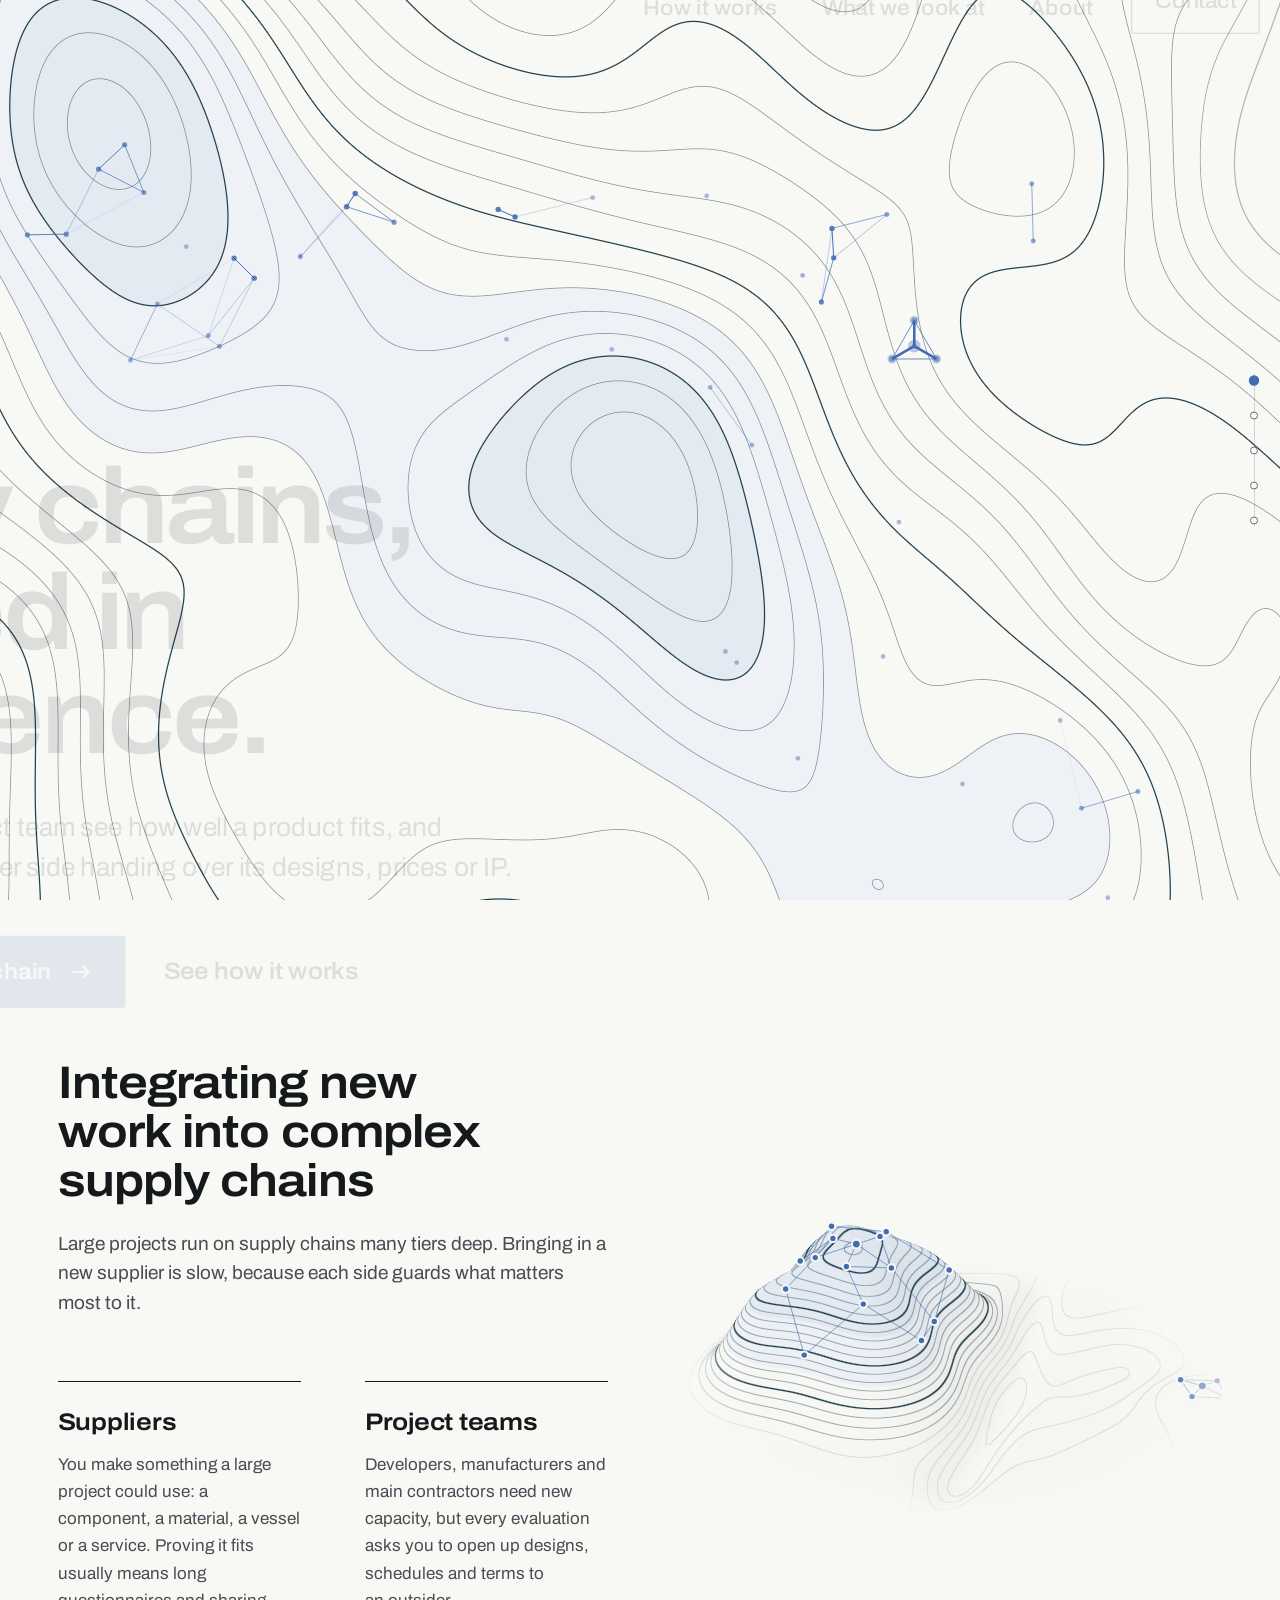
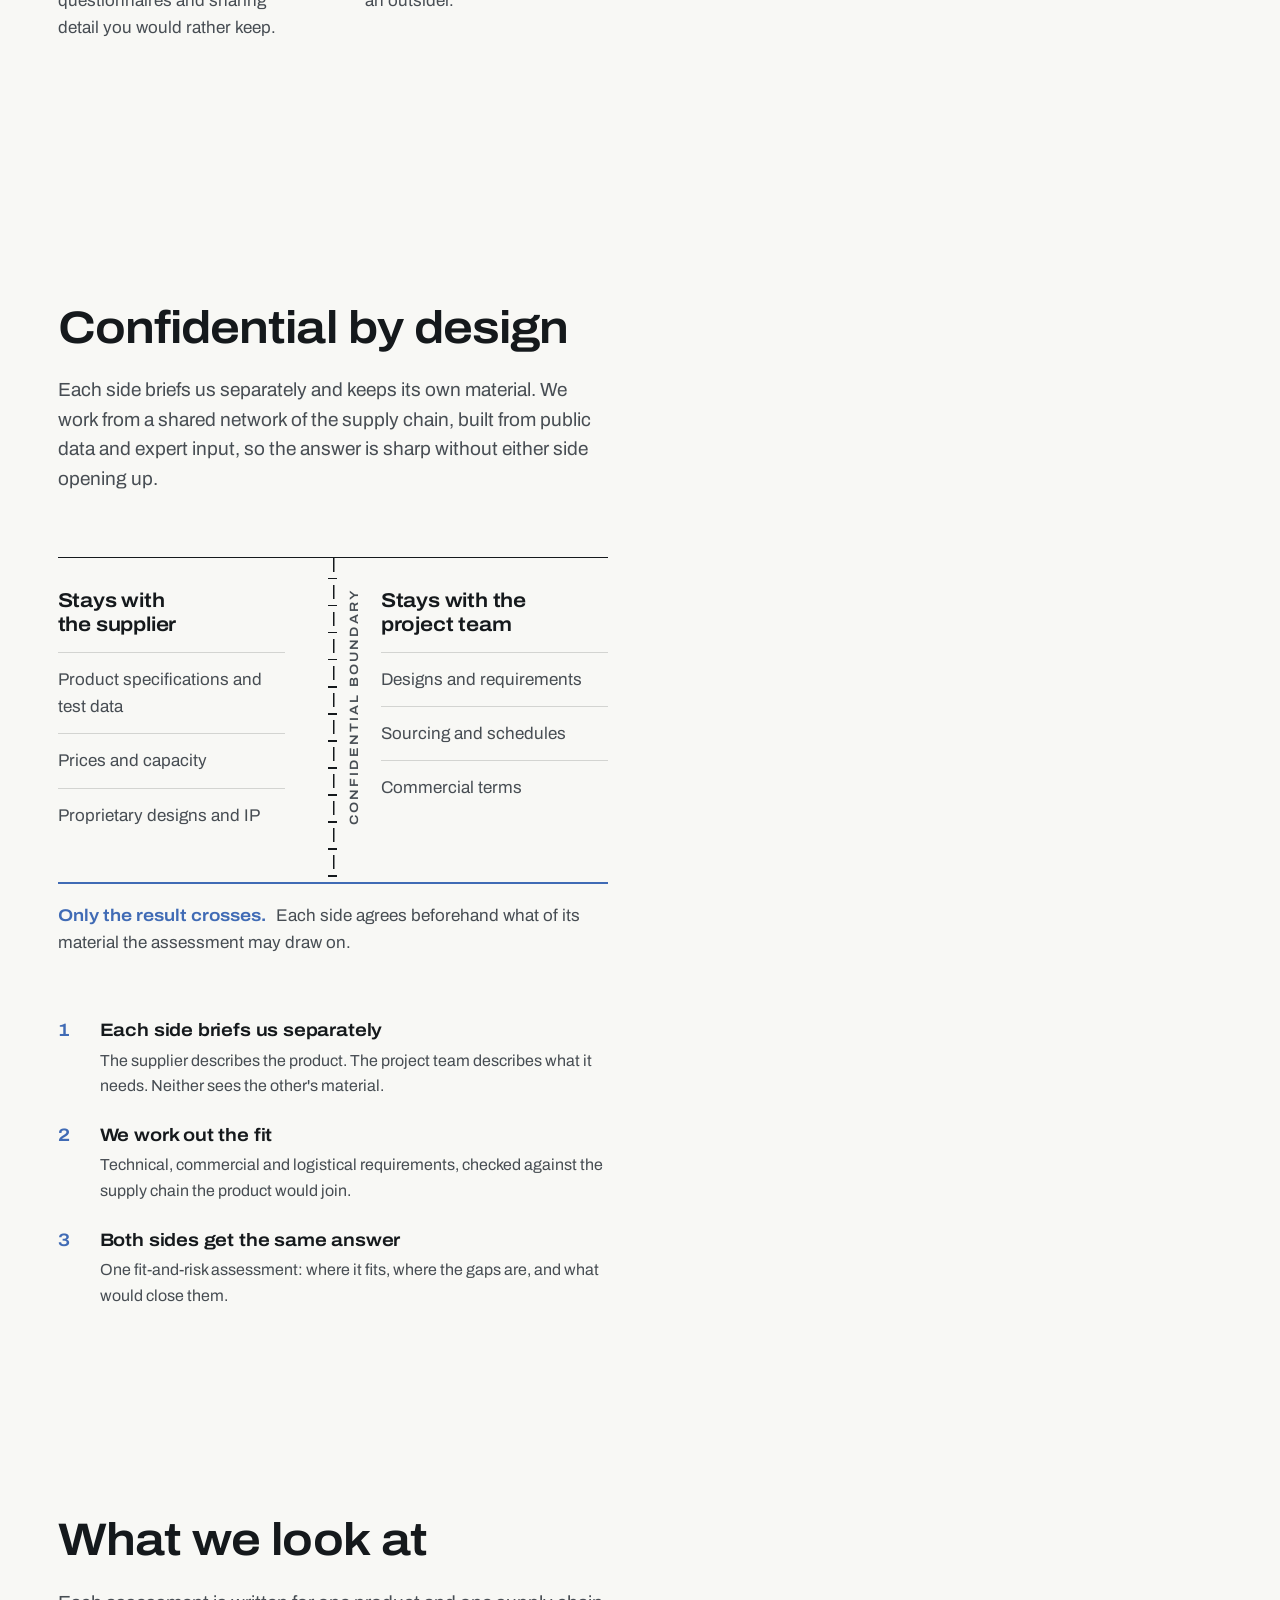
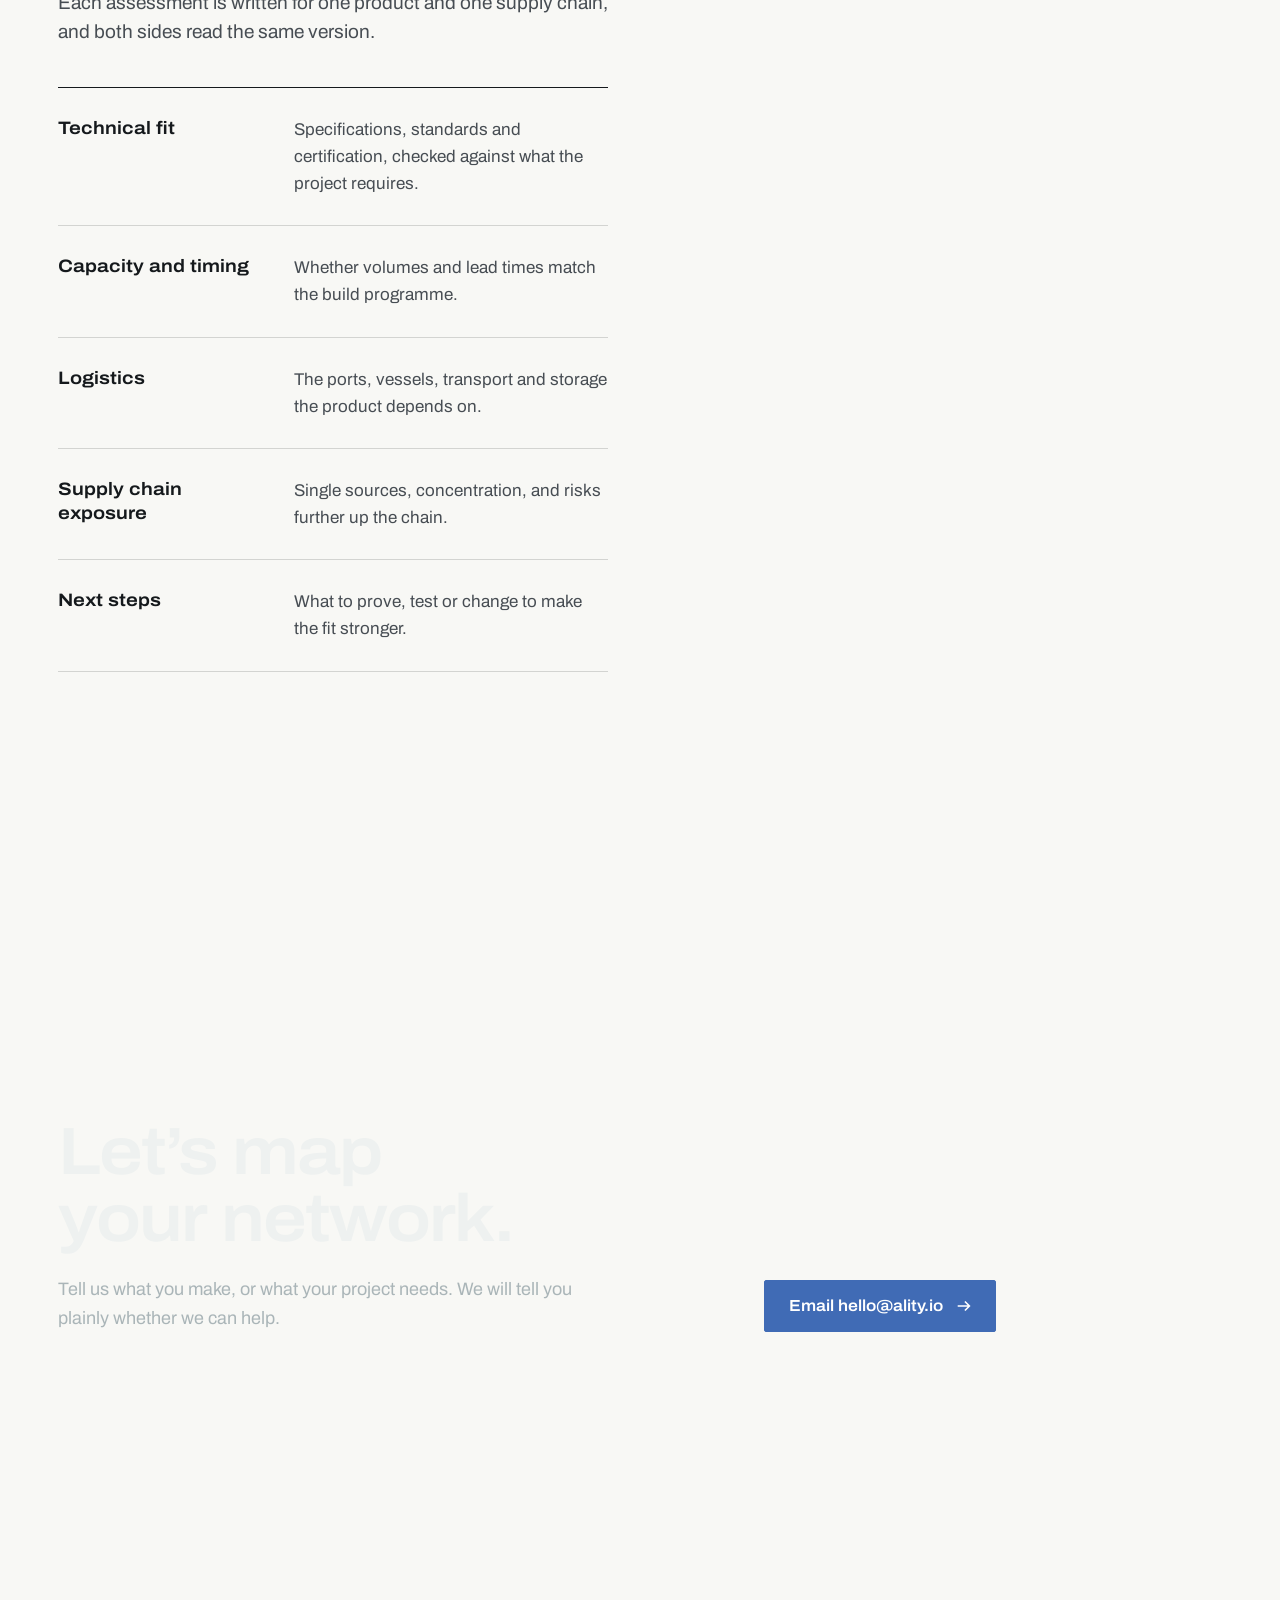
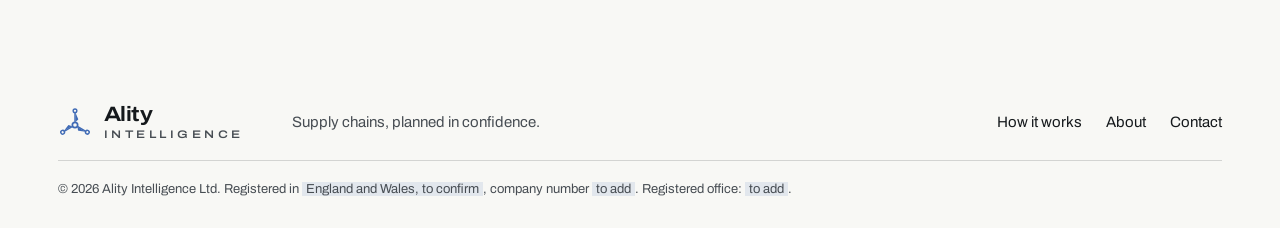
<file: index.html>
<!DOCTYPE html>
<html lang="en-GB">
<head>
<meta charset="utf-8">
<meta name="viewport" content="width=device-width, initial-scale=1, viewport-fit=cover">
<title>Ality Intelligence · Supply chains, planned in confidence</title>
<meta name="description" content="Ality Intelligence helps suppliers and project teams plan complex energy and infrastructure supply chains together, without either side giving away its designs, prices or IP.">
<meta name="theme-color" content="#f8f8f5">
<meta property="og:type" content="website">
<meta property="og:title" content="Ality Intelligence · Supply chains, planned in confidence">
<meta property="og:description" content="Confidential supply chain planning for energy and infrastructure: where a new supplier fits, and where the risks lie, without either side opening up.">
<!-- TODO: make og:image absolute and add og:url once the domain is live. -->
<meta property="og:image" content="assets/share.jpg">
<meta name="twitter:card" content="summary_large_image">
<link rel="icon" href="assets/favicon.svg" type="image/svg+xml">
<link rel="icon" href="assets/favicon-32.png" sizes="32x32" type="image/png">
<link rel="apple-touch-icon" href="assets/apple-touch-icon.png">
<link rel="preload" href="assets/fonts/archivo-latin-var.woff2" as="font" type="font/woff2" crossorigin>
<link rel="stylesheet" href="css/site.css">
<script>
(function () {
  var d = document.documentElement; d.classList.add("js");
  // the intro plays once a visit, never when motion is reduced, and can never hide the page for long
  if (window.matchMedia && matchMedia("(prefers-reduced-motion: reduce)").matches) return;
  try { if (sessionStorage.getItem("ality-intro")) return; } catch (e) {}
  d.classList.add("intro");
  setTimeout(function () { d.classList.remove("intro"); }, 6000);
})();
</script>
</head>
<body class="page-home">
<svg width="0" height="0" style="position:absolute" aria-hidden="true">
  <defs>
    <g id="blade">
      <rect x="9.5" y="-2.1" width="27.5" height="4.2"/>
      <path d="M9.5 1.5 L14.6 8.1 Q15.6 9.9 17.6 9.4 L36.5 1.5 Z"/>
      <circle cx="42" cy="0" r="5.4" fill="none" stroke="currentColor" stroke-width="4.2"/>
    </g>
    <symbol id="mark" viewBox="0 0 100 100">
      <g class="rotor" fill="currentColor">
        <g transform="translate(50 59)">
          <use href="#blade" transform="rotate(-90)"/>
          <use href="#blade" transform="rotate(30)"/>
          <use href="#blade" transform="rotate(150)"/>
          <circle r="7.8" fill="none" stroke="currentColor" stroke-width="5"/>
        </g>
      </g>
    </symbol>
    <symbol id="arrow" viewBox="0 0 20 20"><path d="M3 10h13M11 5l5 5-5 5" fill="none" stroke="currentColor" stroke-width="1.8"/></symbol>
  </defs>
</svg>
<a class="skip" href="#main">Skip to content</a>

<!-- one seabed behind the whole page; it changes with each chapter -->
<div class="sea" aria-hidden="true"><canvas class="field"></canvas><canvas class="overlay"></canvas></div>
<svg class="intro-mark" aria-hidden="true" viewBox="0 0 100 100"><use href="#mark"/></svg>

<nav class="rail" aria-label="Chapters">
  <ol>
    <li><a href="#hero"><span>Intro</span></a></li>
    <li><a href="#help"><span>The problem</span></a></li>
    <li><a href="#how"><span>Confidential by design</span></a></li>
    <li><a href="#covers"><span>What we look at</span></a></li>
    <li><a href="#contact"><span>Contact</span></a></li>
  </ol>
</nav>

<header class="hero" id="hero" data-chapter="intro">
  <nav class="nav" aria-label="Main" data-calm>
    <a class="brand" href="./" aria-label="Ality Intelligence, home">
      <svg aria-hidden="true"><use href="#mark"/></svg>
      <span class="wordmark"><b>Ality</b><span>Intelligence</span></span>
    </a>
    <button class="menu-btn" type="button" aria-expanded="false" aria-controls="menu">Menu<i aria-hidden="true"></i></button>
    <ul id="menu">
      <li><a href="#how">How it works</a></li>
      <li><a href="#covers">What we look at</a></li>
      <li><a href="about.html">About</a></li>
      <li class="keep"><a class="nav-cta" href="#contact">Contact</a></li>
    </ul>
  </nav>

  <div class="hero-copy">
    <div class="wrap">
      <div class="inner" data-enter data-calm>
        <h1>Supply chains, planned in confidence.</h1>
        <p class="lede">We help a supplier and a project team see how well a product fits, and where the risks lie, without either side handing over its designs, prices or IP.</p>
        <div class="actions">
          <a class="btn" href="mailto:hello@ality.io?subject=Supply%20chain">Talk to us about your supply chain<svg aria-hidden="true"><use href="#arrow"/></svg></a>
          <a class="link" href="#how">See how it works</a>
        </div>
      </div>
    </div>
  </div>
</header>

<main id="main">
 <div class="story">

  <section class="sec" id="help" aria-labelledby="help-h" data-chapter="problem">
    <div class="wrap">
      <div class="sec-head" data-calm>
        <h2 id="help-h" data-words>Integrating new work into complex supply chains</h2>
        <p class="lede">Large projects run on supply chains many tiers deep. Bringing in a new supplier is slow, because each side guards what matters most to it.</p>
      </div>
      <div class="pair" data-calm>
        <div class="side" data-reveal>
          <h3>Suppliers</h3>
          <p>You make something a large project could use: a component, a material, a vessel or a service. Proving it fits usually means long questionnaires and sharing detail you would rather keep.</p>
        </div>
        <div class="side" data-reveal>
          <h3>Project teams</h3>
          <p>Developers, manufacturers and main contractors need new capacity, but every evaluation asks you to open up designs, schedules and terms to an outsider.</p>
        </div>
      </div>
    </div>
  </section>

  <!-- one seabed relief, pinned beside the chapters; it changes shape with each one.
       On phones it first appears here, after the problem, then stays along the foot of the screen -->
  <div class="stage" aria-hidden="true"><canvas class="relief"></canvas><canvas class="net"></canvas></div>

  <section class="sec" id="how" aria-labelledby="how-h" data-chapter="confidential">
    <div class="wrap">
      <div class="sec-head" data-calm>
        <h2 id="how-h" data-words>Confidential by design</h2>
        <p class="lede">Each side briefs us separately and keeps its own material. We work from a shared network of the supply chain, built from public data and expert input, so the answer is sharp without either side opening up.</p>
      </div>
      <div class="boundary" data-calm>
        <div class="keep">
          <h3>Stays with the supplier</h3>
          <ul>
            <li>Product specifications and test data</li>
            <li>Prices and capacity</li>
            <li>Proprietary designs and IP</li>
          </ul>
        </div>
        <div class="limit" aria-hidden="true"><span>Confidential boundary</span></div>
        <div class="keep">
          <h3>Stays with the project team</h3>
          <ul>
            <li>Designs and requirements</li>
            <li>Sourcing and schedules</li>
            <li>Commercial terms</li>
          </ul>
        </div>
        <p class="crosses"><strong>Only the result crosses.</strong> Each side agrees beforehand what of its material the assessment may draw on.</p>
      </div>
      <ol class="steps" data-calm>
        <li data-reveal><h3>Each side briefs us separately</h3><p>The supplier describes the product. The project team describes what it needs. Neither sees the other's material.</p></li>
        <li data-reveal><h3>We work out the fit</h3><p>Technical, commercial and logistical requirements, checked against the supply chain the product would join.</p></li>
        <li data-reveal><h3>Both sides get the same answer</h3><p>One fit-and-risk assessment: where it fits, where the gaps are, and what would close them.</p></li>
      </ol>
    </div>
  </section>

  <section class="sec" id="covers" aria-labelledby="covers-h" data-chapter="assess">
    <div class="wrap covers">
      <div class="intro" data-calm>
        <h2 id="covers-h" data-words>What we look at</h2>
        <p class="lede">Each assessment is written for one product and one supply chain, and both sides read the same version.</p>
      </div>
      <dl data-calm>
        <div data-reveal><dt>Technical fit</dt><dd>Specifications, standards and certification, checked against what the project requires.</dd></div>
        <div data-reveal><dt>Capacity and timing</dt><dd>Whether volumes and lead times match the build programme.</dd></div>
        <div data-reveal><dt>Logistics</dt><dd>The ports, vessels, transport and storage the product depends on.</dd></div>
        <div data-reveal><dt>Supply chain exposure</dt><dd>Single sources, concentration, and risks further up the chain.</dd></div>
        <div data-reveal><dt>Next steps</dt><dd>What to prove, test or change to make the fit stronger.</dd></div>
      </dl>
    </div>
  </section>
 </div>
</main>

<footer id="contact" data-chapter="contact">
  <div class="close-band night">
  <div class="wrap close" data-calm>
    <div>
      <h2 data-words>Let’s map your network.</h2>
      <p>Tell us what you make, or what your project needs. We will tell you plainly whether we can help.</p>
    </div>
    <div class="contact">
      <a class="btn" href="mailto:hello@ality.io?subject=Supply%20chain">Email hello@ality.io<svg aria-hidden="true"><use href="#arrow"/></svg></a>
    </div>
  </div>
  </div>
  <div class="foot">
    <div class="wrap">
      <a class="brand" href="./" aria-label="Ality Intelligence, home">
        <svg aria-hidden="true"><use href="#mark"/></svg>
        <span class="wordmark"><b>Ality</b><span>Intelligence</span></span>
      </a>
      <span>Supply chains, planned in confidence.</span>
      <nav aria-label="Footer">
        <a href="./#how">How it works</a>
        <a href="about.html">About</a>
        <a href="mailto:hello@ality.io">Contact</a>
      </nav>
      <!-- TODO before launch: confirm the legal suffix, and fill in the company number and registered office (UK companies must show both on their website). -->
      <p class="legal">© <span data-year>2026</span> Ality Intelligence Ltd. Registered in <mark>England and Wales, to confirm</mark>, company number <mark>to add</mark>. Registered office: <mark>to add</mark>.</p>
    </div>
  </div>
</footer>

<script src="js/field.js"></script>
<script src="js/stage.js"></script>
<script src="js/site.js"></script>
</body>
</html>
</file>
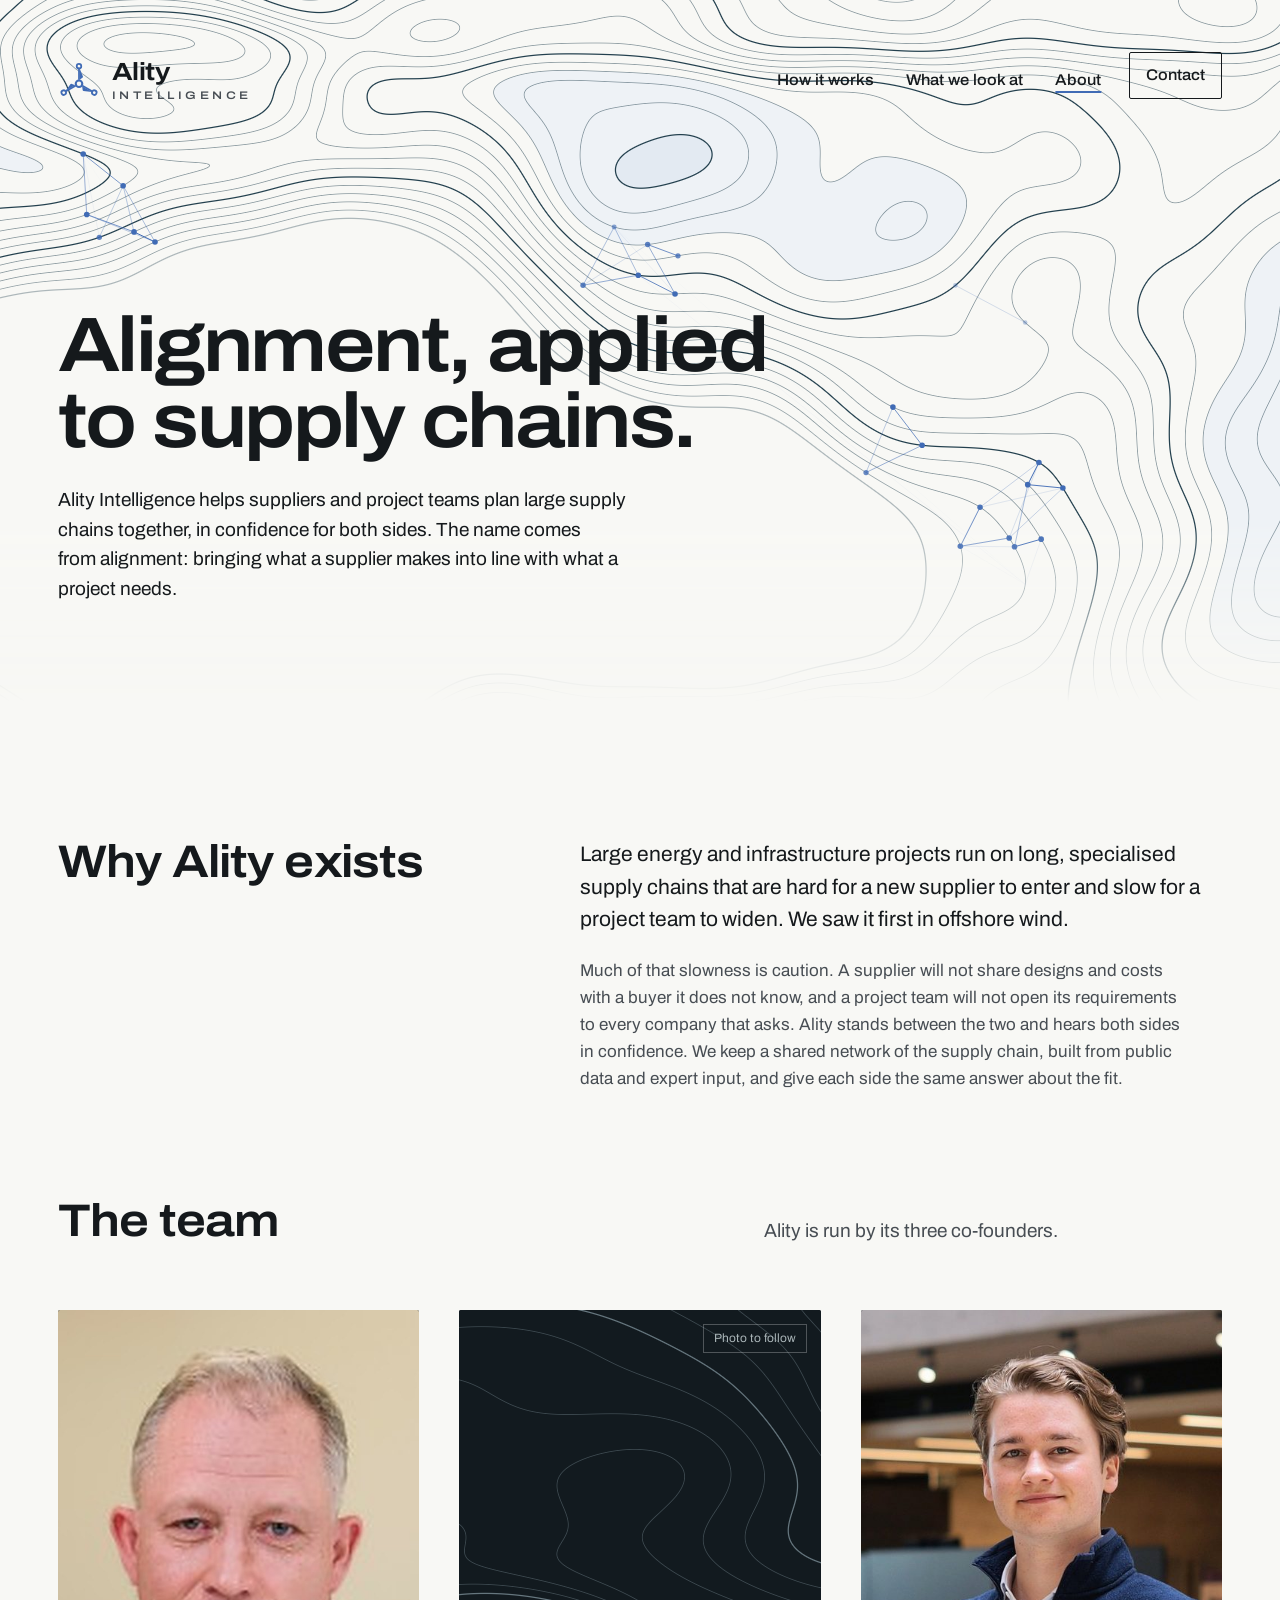
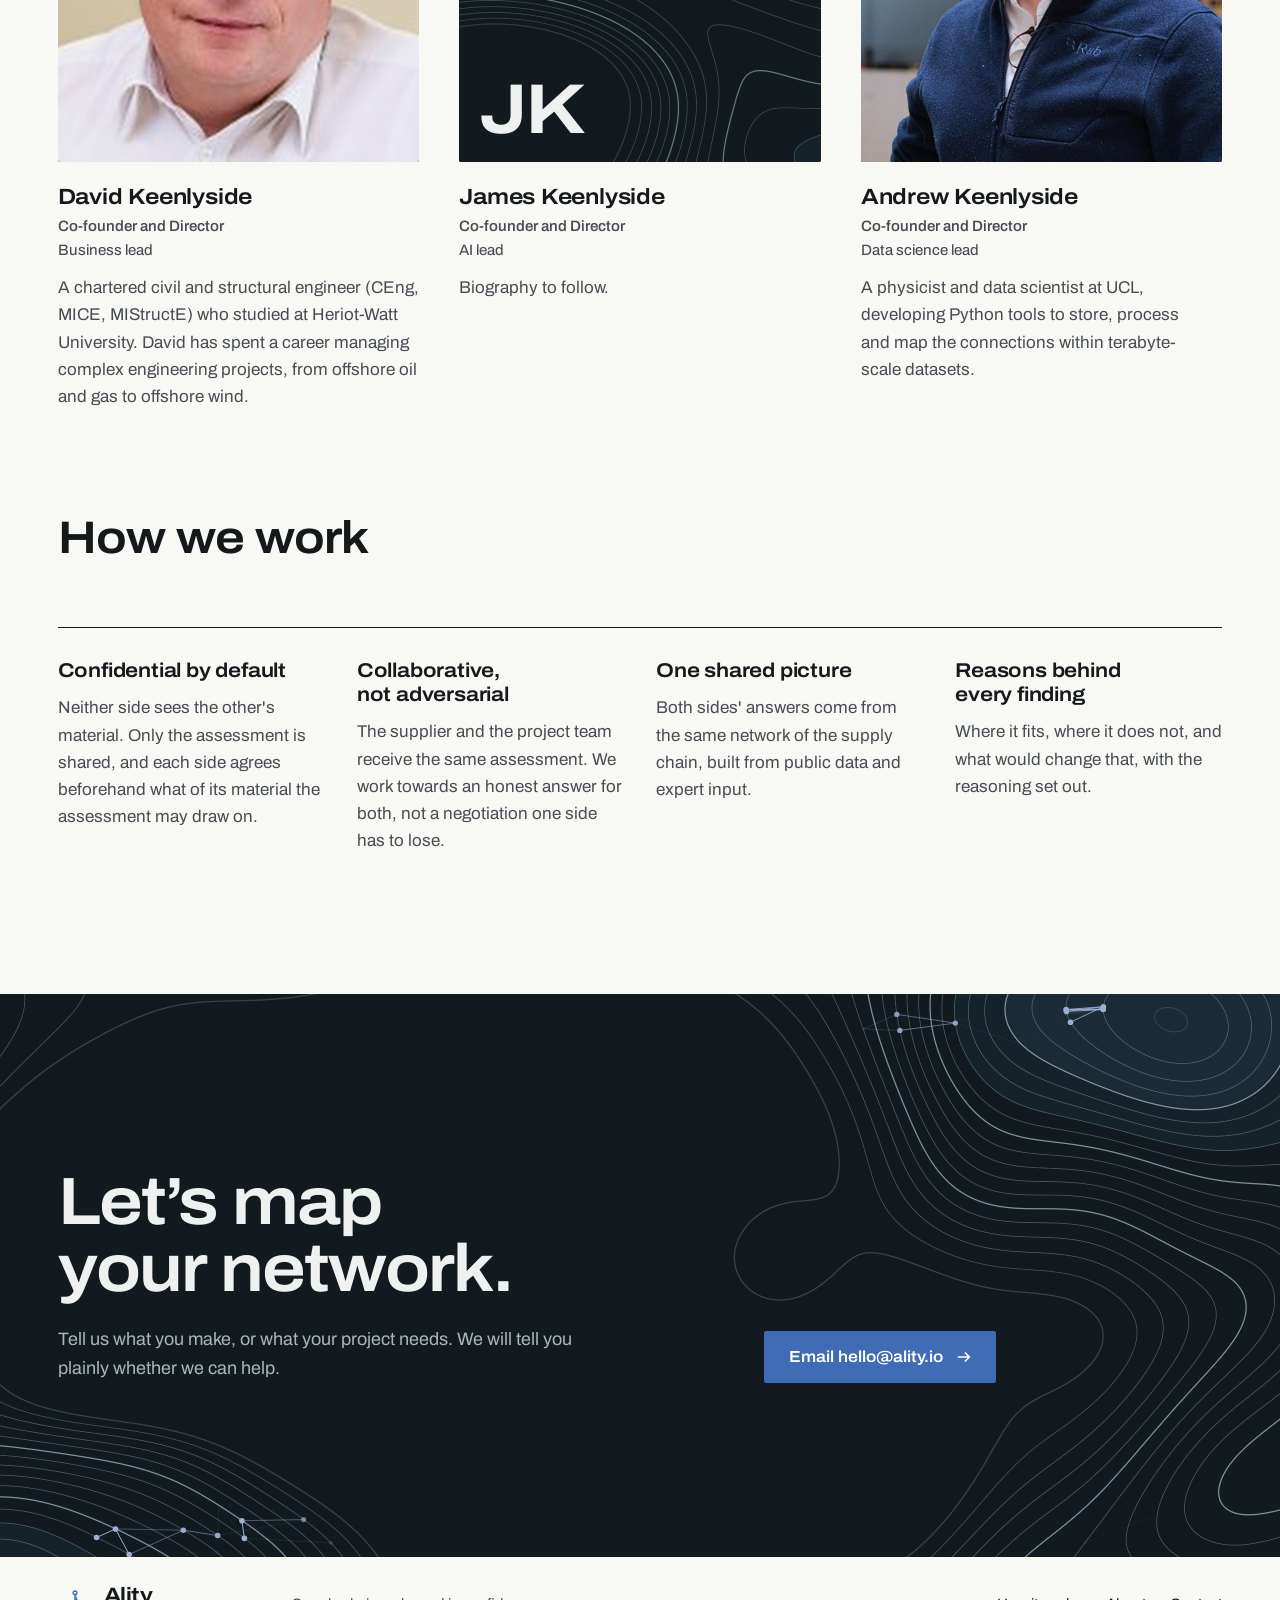
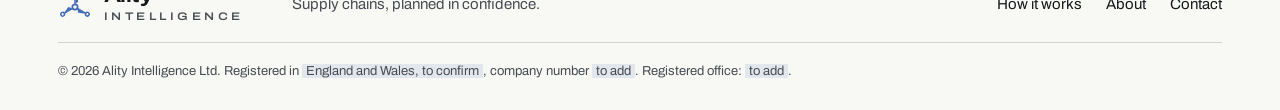
<file: about.html>
<!DOCTYPE html>
<html lang="en-GB">
<head>
<meta charset="utf-8">
<meta name="viewport" content="width=device-width, initial-scale=1, viewport-fit=cover">
<title>About · Ality Intelligence</title>
<meta name="description" content="Ality Intelligence helps suppliers and project teams plan large energy and infrastructure supply chains together, in confidence for both sides.">
<meta name="theme-color" content="#f8f8f5">
<meta property="og:type" content="website">
<meta property="og:title" content="About Ality Intelligence">
<meta property="og:description" content="Confidential supply chain planning for energy and infrastructure: where a new supplier fits, and where the risks lie, without either side opening up.">
<!-- TODO: make og:image absolute and add og:url once the domain is live. -->
<meta property="og:image" content="assets/share.jpg">
<meta name="twitter:card" content="summary_large_image">
<link rel="icon" href="assets/favicon.svg" type="image/svg+xml">
<link rel="icon" href="assets/favicon-32.png" sizes="32x32" type="image/png">
<link rel="apple-touch-icon" href="assets/apple-touch-icon.png">
<link rel="preload" href="assets/fonts/archivo-latin-var.woff2" as="font" type="font/woff2" crossorigin>
<link rel="stylesheet" href="css/site.css">
<script>document.documentElement.classList.add("js")</script>
</head>
<body class="page-about">
<svg width="0" height="0" style="position:absolute" aria-hidden="true">
  <defs>
    <g id="blade">
      <rect x="9.5" y="-2.1" width="27.5" height="4.2"/>
      <path d="M9.5 1.5 L14.6 8.1 Q15.6 9.9 17.6 9.4 L36.5 1.5 Z"/>
      <circle cx="42" cy="0" r="5.4" fill="none" stroke="currentColor" stroke-width="4.2"/>
    </g>
    <symbol id="mark" viewBox="0 0 100 100">
      <g class="rotor" fill="currentColor">
        <g transform="translate(50 59)">
          <use href="#blade" transform="rotate(-90)"/>
          <use href="#blade" transform="rotate(30)"/>
          <use href="#blade" transform="rotate(150)"/>
          <circle r="7.8" fill="none" stroke="currentColor" stroke-width="5"/>
        </g>
      </g>
    </symbol>
    <symbol id="arrow" viewBox="0 0 20 20"><path d="M3 10h13M11 5l5 5-5 5" fill="none" stroke="currentColor" stroke-width="1.8"/></symbol>
  </defs>
</svg>
<a class="skip" href="#main">Skip to content</a>

<header class="hero short field-host" id="hero">
  <canvas class="field" aria-hidden="true"></canvas>
  <canvas class="overlay" aria-hidden="true"></canvas>

  <nav class="nav" aria-label="Main">
    <a class="brand" href="./" aria-label="Ality Intelligence, home">
      <svg aria-hidden="true"><use href="#mark"/></svg>
      <span class="wordmark"><b>Ality</b><span>Intelligence</span></span>
    </a>
    <button class="menu-btn" type="button" aria-expanded="false" aria-controls="menu">Menu<i aria-hidden="true"></i></button>
    <ul id="menu">
      <li><a href="./#how">How it works</a></li>
      <li><a href="./#covers">What we look at</a></li>
      <li><a href="about.html" aria-current="page">About</a></li>
      <li class="keep"><a class="nav-cta" href="#contact">Contact</a></li>
    </ul>
  </nav>

  <div class="hero-copy">
    <div class="wrap">
      <div class="inner" data-enter>
        <h1>Alignment, applied to supply chains.</h1>
        <p class="lede">Ality Intelligence helps suppliers and project teams plan large supply chains together, in confidence for both sides. The name comes from alignment: bringing what a supplier makes into line with what a project needs.</p>
      </div>
    </div>
  </div>
</header>

<main id="main">

  <section class="sec" aria-labelledby="why-h">
    <div class="wrap about-intro">
      <h2 id="why-h">Why Ality exists</h2>
      <div>
        <p class="lede">Large energy and infrastructure projects run on long, specialised supply chains that are hard for a new supplier to enter and slow for a project team to widen. We saw it first in offshore wind.</p>
        <p>Much of that slowness is caution. A supplier will not share designs and costs with a buyer it does not know, and a project team will not open its requirements to every company that asks. Ality stands between the two and hears both sides in confidence. We keep a shared network of the supply chain, built from public data and expert input, and give each side the same answer about the fit.</p>
      </div>
    </div>
  </section>

  <section class="sec" style="padding-top:0" aria-labelledby="team-h">
    <div class="wrap">
      <div class="sec-head">
        <h2 id="team-h">The team</h2>
        <p class="lede">Ality is run by its three co-founders.</p>
      </div>
      <div class="team">
        <!-- PLACEHOLDER: swap each remaining portrait field for a 4:5 photo in assets/team/ (see Andrew's), and fill in the biographies. -->
        <article class="person" data-reveal>
          <figure class="portrait photo"><img src="assets/team/david-keenlyside.jpg" width="640" height="800" alt="" loading="lazy" decoding="async"></figure>
          <div>
            <h3>David Keenlyside</h3>
            <p class="role">Co-founder and Director<span>Business lead</span></p>
            <p class="bio">A chartered civil and structural engineer (CEng, MICE, MIStructE) who studied at Heriot-Watt University. David has spent a career managing complex engineering projects, from offshore oil and gas to offshore wind.</p>
          </div>
        </article>
        <article class="person" data-reveal>
          <figure class="portrait night field-host" data-seed="12"><canvas class="field" aria-hidden="true"></canvas><span class="initials" aria-hidden="true">JK</span><span class="pending">Photo to follow</span></figure>
          <div>
            <h3>James Keenlyside</h3>
            <p class="role">Co-founder and Director<span>AI lead</span></p>
            <p class="bio">Biography to follow.</p>
          </div>
        </article>
        <article class="person" data-reveal>
          <figure class="portrait photo"><img src="assets/team/andrew-keenlyside.jpg" srcset="assets/team/andrew-keenlyside-480.jpg 480w, assets/team/andrew-keenlyside.jpg 960w" sizes="(max-width: 860px) 92vw, 30vw" width="960" height="1200" alt="" loading="lazy" decoding="async"></figure>
          <div>
            <h3>Andrew Keenlyside</h3>
            <p class="role">Co-founder and Director<span>Data science lead</span></p>
            <p class="bio">A physicist and data scientist at UCL, developing Python tools to store, process and map the connections within terabyte-scale datasets.</p>
          </div>
        </article>
      </div>
    </div>
  </section>

  <section class="sec" style="padding-top:0" aria-labelledby="work-h">
    <div class="wrap">
      <div class="sec-head">
        <h2 id="work-h">How we work</h2>
      </div>
      <div class="principles">
        <div data-reveal><h3>Confidential by default</h3><p>Neither side sees the other's material. Only the assessment is shared, and each side agrees beforehand what of its material the assessment may draw on.</p></div>
        <div data-reveal><h3>Collaborative, not adversarial</h3><p>The supplier and the project team receive the same assessment. We work towards an honest answer for both, not a negotiation one side has to lose.</p></div>
        <div data-reveal><h3>One shared picture</h3><p>Both sides' answers come from the same network of the supply chain, built from public data and expert input.</p></div>
        <div data-reveal><h3>Reasons behind every finding</h3><p>Where it fits, where it does not, and what would change that, with the reasoning set out.</p></div>
      </div>
    </div>
  </section>

</main>

<footer id="contact">
  <div class="close-band night field-host">
  <canvas class="field" aria-hidden="true"></canvas>
  <canvas class="overlay" aria-hidden="true"></canvas>
  <div class="wrap close">
    <div>
      <h2>Let’s map your network.</h2>
      <p>Tell us what you make, or what your project needs. We will tell you plainly whether we can help.</p>
    </div>
    <div class="contact">
      <a class="btn" href="mailto:hello@ality.io?subject=Supply%20chain">Email hello@ality.io<svg aria-hidden="true"><use href="#arrow"/></svg></a>
    </div>
  </div>
  </div>
  <div class="foot">
    <div class="wrap">
      <a class="brand" href="./" aria-label="Ality Intelligence, home">
        <svg aria-hidden="true"><use href="#mark"/></svg>
        <span class="wordmark"><b>Ality</b><span>Intelligence</span></span>
      </a>
      <span>Supply chains, planned in confidence.</span>
      <nav aria-label="Footer">
        <a href="./#how">How it works</a>
        <a href="about.html">About</a>
        <a href="mailto:hello@ality.io">Contact</a>
      </nav>
      <!-- TODO before launch: confirm the legal suffix, and fill in the company number and registered office (UK companies must show both on their website). -->
      <p class="legal">© <span data-year>2026</span> Ality Intelligence Ltd. Registered in <mark>England and Wales, to confirm</mark>, company number <mark>to add</mark>. Registered office: <mark>to add</mark>.</p>
    </div>
  </div>
</footer>

<script src="js/field.js"></script>
<script src="js/site.js"></script>
</body>
</html>
</file>
<file: css/site.css>
/* Ality Intelligence.
   A seabed chart: paper, slate depth contours that move like a tide, shallow
   water tinted pale blue, and one blue for links, the main action and anything
   that crosses between two sides. */

@font-face { font-family: "Archivo"; font-style: normal; font-weight: 400 700; font-stretch: 100% 125%; font-display: swap; src: url("../assets/fonts/archivo-latin-var.woff2") format("woff2"); }
@font-face { font-family: "Archivo Fallback"; src: local("Arial"); size-adjust: 104%; ascent-override: 88%; }

:root {
  --paper: #f8f8f5;
  --ink: #15191c;
  --ink-2: #474d53;
  --ink-3: #6a7178;
  --rule: rgba(21, 25, 28, 0.16);
  --slate: #23404e;
  --blue: #406bb5;
  --blue-deep: #3a588d;
  --night: #121a1f;
  --night-ink: #eef1f0;
  --night-ink-2: #aab5b8;
  --blue-night: #9cb0d3;

  --field-bg: var(--paper);
  --field-line: var(--slate);
  --field-node: var(--slate);
  --field-link: var(--blue);
  --field-shoal: #eef2f6;
  --field-shoal-2: #e3eaf2;

  --font: "Archivo", "Archivo Fallback", "Helvetica Neue", Arial, sans-serif;
  --gutter: max(20px, 4.5vw);
  --max: 1240px;
  --s4: 40px; --s5: 64px; --s6: 104px; --s7: 136px;
  color-scheme: light;
}

*, *::before, *::after { box-sizing: border-box; }
html { -webkit-text-size-adjust: 100%; scroll-behavior: smooth; }
@media (prefers-reduced-motion: reduce) { html { scroll-behavior: auto; } }
body {
  margin: 0; background: var(--paper); color: var(--ink);
  font-family: var(--font); font-size: 1.0625rem; line-height: 1.6;
  -webkit-font-smoothing: antialiased;
}
::selection { background: var(--blue); color: var(--paper); }
img, svg { display: block; max-width: 100%; }
a { color: inherit; text-decoration-thickness: 1px; text-underline-offset: 0.24em; }
a:focus-visible, button:focus-visible { outline: 2px solid var(--blue); outline-offset: 3px; }
html { scrollbar-color: var(--ink-3) var(--paper); scrollbar-width: thin; }

h1, h2, h3 { margin: 0; font-weight: 640; font-variation-settings: "wdth" 112; letter-spacing: -0.02em; text-wrap: balance; line-height: 1.08; }
h1 { font-size: clamp(2.6rem, 1.3rem + 4.4vw, 5.25rem); letter-spacing: -0.032em; line-height: 0.98; }
h2 { font-size: clamp(1.9rem, 1.25rem + 2vw, 3rem); }
h3 { font-size: 1.25rem; letter-spacing: -0.01em; line-height: 1.2; }
p { margin: 0; text-wrap: pretty; }
.lede { font-size: 1.1875rem; line-height: 1.55; color: var(--ink-2); max-width: 34em; }

.wrap { width: 100%; max-width: calc(var(--max) + 2 * var(--gutter)); margin: 0 auto; padding-left: max(var(--gutter), env(safe-area-inset-left, 0px)); padding-right: max(var(--gutter), env(safe-area-inset-right, 0px)); }
.skip { position: absolute; left: 12px; top: -60px; z-index: 50; background: var(--ink); color: var(--paper); padding: 10px 14px; }
.skip:focus { top: 12px; }

/* ---------- buttons and links ---------- */
.btn {
  display: inline-flex; align-items: center; gap: 12px;
  padding: 16px 22px 16px 24px; border: 1px solid var(--blue); border-radius: 2px;
  background: var(--blue); color: #fff;
  font: 600 1rem/1 var(--font); font-variation-settings: "wdth" 108;
  text-decoration: none; cursor: pointer;
  transition: background-color .18s ease, transform .12s ease;
}
.btn svg { width: 18px; height: 18px; transition: transform .25s cubic-bezier(.2, .8, .2, 1); }
.btn:hover { background: var(--blue-deep); border-color: var(--blue-deep); }
.btn:hover svg { transform: translateX(4px); }
.btn:active { transform: translateY(1px); }
.link { font-weight: 560; font-variation-settings: "wdth" 108; text-decoration: underline; text-decoration-color: var(--rule); text-underline-offset: 0.32em; transition: text-decoration-color .18s ease; }
.link:hover { text-decoration-color: currentColor; }

/* ---------- the contour field ---------- */
.field-host { position: relative; overflow: hidden; isolation: isolate; background: var(--field-bg); }
.field-host > canvas { position: absolute; inset: 0; width: 100%; height: 100%; }
.field-host > canvas.overlay { pointer-events: none; }
.hero > canvas { -webkit-mask-image: linear-gradient(to bottom, #000 calc(100% - 180px), transparent); mask-image: linear-gradient(to bottom, #000 calc(100% - 180px), transparent); }

/* ---------- nav ---------- */
.nav {
  position: absolute; z-index: 4; top: 0; left: 0; right: 0;
  display: flex; align-items: center; justify-content: space-between; gap: 24px;
  padding: 22px max(var(--gutter), env(safe-area-inset-left, 0px)) 0;
}
.brand { display: inline-flex; align-items: center; gap: 12px; text-decoration: none; color: var(--ink); }
.brand svg { width: 42px; height: 42px; flex: none; color: var(--blue); }
.brand .rotor { transform-origin: 50px 59px; transition: transform .9s cubic-bezier(.3, .7, .2, 1); }
.brand:hover .rotor { transform: rotate(120deg); }
.wordmark { display: flex; flex-direction: column; line-height: 1; }
.wordmark b { font-size: 1.55rem; font-weight: 680; font-variation-settings: "wdth" 115; letter-spacing: -0.02em; }
.wordmark span { font-size: 0.6875rem; font-weight: 560; letter-spacing: 0.32em; text-transform: uppercase; font-variation-settings: "wdth" 120; margin-top: 5px; color: var(--ink-2); }
.nav ul { list-style: none; margin: 0; padding: 0; display: flex; gap: 4px; align-items: center; }
.nav li a { display: block; padding: 10px 14px; text-decoration: none; font-weight: 520; font-size: 0.9688rem; font-variation-settings: "wdth" 106; }
.nav li a:hover, .nav li a[aria-current="page"] { text-decoration: underline; text-decoration-color: var(--blue); text-decoration-thickness: 2px; text-underline-offset: 0.36em; }
.nav li a.nav-cta { border: 1px solid var(--ink); border-radius: 2px; margin-left: 10px; padding: 10px 16px; }
.nav li a.nav-cta:hover { background: var(--ink); color: var(--paper); text-decoration: none; }
.menu-btn { display: none; align-items: center; gap: 10px; padding: 10px 14px; background: var(--paper); border: 1px solid var(--ink); border-radius: 2px; font: 560 0.9688rem/1 var(--font); font-variation-settings: "wdth" 106; color: var(--ink); cursor: pointer; }
.menu-btn i { position: relative; width: 16px; height: 10px; border-top: 1.5px solid currentColor; border-bottom: 1.5px solid currentColor; transition: transform .2s ease; }
.nav.open .menu-btn i { transform: scaleY(0.2); }

/* ---------- hero ---------- */
.hero { height: 100svh; min-height: 660px; max-height: 1040px; }
.hero.short { height: clamp(560px, 78svh, 760px); min-height: 0; }
.hero-copy { position: absolute; z-index: 3; left: 0; right: 0; bottom: clamp(56px, 11vh, 120px); }
.hero-copy .inner { max-width: 760px; }
.hero h1 { margin-bottom: 26px; }
.hero .lede { color: var(--ink); max-width: 33em; }
.hero .actions { display: flex; flex-wrap: wrap; align-items: center; gap: 16px 28px; margin-top: 34px; }

/* ---------- sections ---------- */
.sec { padding-top: var(--s7); padding-bottom: var(--s6); }
.sec.last { padding-bottom: 0; }
.sec-head { display: grid; grid-template-columns: minmax(0, 7fr) minmax(0, 5fr); gap: var(--s4) var(--s5); align-items: end; margin-bottom: var(--s5); }

/* the two sides of the problem */
.pair { display: grid; grid-template-columns: repeat(2, minmax(0, 1fr)); gap: var(--s5); }
.side { border-top: 1px solid var(--ink); padding-top: 26px; }
.side h3 { font-size: 1.5rem; margin-bottom: 14px; }
.side p { color: var(--ink-2); max-width: 30em; }

/* confidential by design: what each side keeps, the limit line between them */
.boundary { display: grid; grid-template-columns: minmax(0, 1fr) 96px minmax(0, 1fr); border-top: 1px solid var(--ink); }
.keep { padding: 30px 0 40px; }
.keep h3 { margin-bottom: 16px; }
.keep ul { list-style: none; margin: 0; padding: 0; }
.keep li { padding: 13px 0; border-top: 1px solid var(--rule); color: var(--ink-2); }
.limit { position: relative; display: flex; justify-content: center; }
/* a chart's limit line: long dashes with a short cross tick */
.limit::before { content: ""; position: absolute; top: 0; bottom: 0; left: 50%; width: 9px; margin-left: -4px;
  background: linear-gradient(var(--ink), var(--ink)) center / 1.5px 100% no-repeat;
  -webkit-mask: repeating-linear-gradient(to bottom, #000 0 14px, transparent 14px 20px, #000 20px 21.5px, transparent 21.5px 27px);
  mask: repeating-linear-gradient(to bottom, #000 0 14px, transparent 14px 20px, #000 20px 21.5px, transparent 21.5px 27px); }
.limit::after { content: ""; position: absolute; top: 0; bottom: 0; left: 50%; width: 9px; margin-left: -4.5px;
  background: repeating-linear-gradient(to bottom, transparent 0 20px, var(--ink) 20px 21.5px, transparent 21.5px 27px); }
.limit span { position: absolute; top: 30px; left: calc(50% + 12px);
  writing-mode: vertical-rl; transform: rotate(180deg); font-size: 0.75rem; font-weight: 600; letter-spacing: 0.18em; text-transform: uppercase; font-variation-settings: "wdth" 116; color: var(--ink-2); }
.crosses { grid-column: 1 / -1; border-top: 2px solid var(--blue); padding-top: 18px; color: var(--ink-2); }
.crosses strong { color: var(--blue); font-weight: 640; font-variation-settings: "wdth" 112; margin-right: 6px; }
.steps { list-style: none; margin: var(--s5) 0 0; padding: 0; counter-reset: s; display: grid; grid-template-columns: repeat(3, minmax(0, 1fr)); gap: var(--s4); }
.steps li { counter-increment: s; display: grid; grid-template-columns: 30px minmax(0, 1fr); gap: 6px 12px; align-content: start; }
.steps li::before { content: counter(s); grid-row: span 2; font-weight: 640; font-variation-settings: "wdth" 112; color: var(--blue); font-size: 1.125rem; line-height: 1.2; font-feature-settings: "tnum" 1; }
.steps h3 { font-size: 1.125rem; }
.steps p { color: var(--ink-2); font-size: 1rem; }

/* what an assessment covers */
.covers { display: grid; grid-template-columns: minmax(0, 5fr) minmax(0, 7fr); gap: var(--s5); }
.covers .intro { position: sticky; top: 40px; align-self: start; }
.covers .intro h2 { margin-bottom: 22px; }
.covers dl { margin: 0; border-top: 1px solid var(--ink); }
.covers dl > div { display: grid; grid-template-columns: minmax(0, 12em) minmax(0, 1fr); gap: 8px 32px; padding: 28px 0; border-bottom: 1px solid var(--rule); position: relative; }
.covers dl > div::after { content: ""; position: absolute; left: 0; bottom: -1px; height: 1px; width: 0; background: var(--blue); transition: width .5s cubic-bezier(.2, .8, .2, 1); }
.covers dl > div:hover::after { width: 100%; }
.covers dt { font-weight: 640; font-variation-settings: "wdth" 112; font-size: 1.125rem; line-height: 1.35; }
.covers dd { margin: 0; color: var(--ink-2); }

/* night field: pale lines on the dark ground, used for the close */
.night { --field-bg: var(--night); --field-line: #9db3bd; --field-node: #c9d5da; --field-link: var(--blue-night); --field-shoal: #16222a; --field-shoal-2: #1b2a34; color: var(--night-ink); }

/* close */
.close-band { min-height: clamp(520px, 44vw, 640px); display: flex; align-items: center; }
.close { position: relative; z-index: 3; display: grid; grid-template-columns: minmax(0, 7fr) minmax(0, 5fr); gap: var(--s4) var(--s5); align-items: end; padding-top: var(--s6); padding-bottom: var(--s6); }
.close h2 { font-size: clamp(2.6rem, 1.3rem + 3.6vw, 4.6rem); letter-spacing: -0.03em; line-height: 1; margin-bottom: 22px; }
.close p { color: var(--night-ink-2); max-width: 30em; font-size: 1.125rem; }
.night .btn:focus-visible { outline-color: var(--blue-night); }
.close .contact { display: flex; flex-direction: column; gap: 16px; align-items: flex-start; }
.close .contact small { font-size: 0.9375rem; color: var(--ink-2); }

.foot .wrap { display: grid; grid-template-columns: auto minmax(0, 1fr) auto; gap: 20px 48px; align-items: center; padding-top: 28px; padding-bottom: max(28px, env(safe-area-inset-bottom, 0px)); font-size: 0.9375rem; color: var(--ink-2); }
.foot .brand svg { width: 34px; height: 34px; }
.foot .brand .wordmark b { font-size: 1.3rem; }
.foot nav { display: flex; gap: 24px; }
.foot nav a { color: var(--ink); text-decoration: none; }
.foot nav a:hover { text-decoration: underline; }
.foot .legal { grid-column: 1 / -1; padding-top: 18px; border-top: 1px solid var(--rule); font-size: 0.8125rem; }
.foot .legal mark { background: rgba(64, 107, 181, 0.12); color: inherit; padding: 0 4px; }

/* ---------- about ---------- */
.about-intro { display: grid; grid-template-columns: minmax(0, 5fr) minmax(0, 7fr); gap: var(--s5); }
.about-intro .lede { color: var(--ink); font-size: 1.3125rem; margin-bottom: 1em; }
.about-intro p:not(.lede) { color: var(--ink-2); max-width: 36em; }
.team { display: grid; grid-template-columns: repeat(3, minmax(0, 1fr)); gap: var(--s4); }
.person figure { margin: 0 0 22px; }
.portrait { aspect-ratio: 4 / 5; border-radius: 2px; }
.portrait .initials { position: absolute; z-index: 3; left: 20px; bottom: 16px; font-size: clamp(3rem, 2rem + 3vw, 5rem); font-weight: 660; font-variation-settings: "wdth" 120; letter-spacing: -0.03em; line-height: 1; color: var(--night-ink); }
.portrait .pending { position: absolute; z-index: 3; right: 14px; top: 14px; font-size: 0.75rem; color: var(--night-ink-2); border: 1px solid rgba(238, 241, 240, 0.28); padding: 4px 10px; }
.person h3 { font-size: 1.375rem; }
.person .role { color: var(--ink-2); font-weight: 560; font-size: 0.9375rem; margin-top: 4px; }
.person .role span { display: block; font-weight: 450; }
.portrait.photo { position: relative; overflow: hidden; background: var(--night); }
.portrait.photo img { display: block; width: 100%; height: 100%; object-fit: cover; object-position: 50% 24%; }
.person .bio { color: var(--ink-2); margin-top: 12px; max-width: 30em; }
.principles { display: grid; grid-template-columns: repeat(4, minmax(0, 1fr)); gap: 0 32px; border-top: 1px solid var(--ink); }
.principles > div { padding: 30px 0 36px; }
.principles h3 { margin-bottom: 12px; }
.principles p { color: var(--ink-2); }

/* ---------- home: one seabed behind the whole page ---------- */
.sea { position: fixed; inset: 0; z-index: 0; pointer-events: none; background: var(--paper);
  --field-bg: var(--paper); --deep-bg: var(--night); --deep-line: #9db3bd; --deep-link: var(--blue-night); --deep-shoal: #16222a; --deep-shoal-2: #1b2a34; }
.sea canvas { position: absolute; inset: 0; width: 100%; height: 100%; }
.page-home .hero, .page-home main, .page-home footer { position: relative; z-index: 1; }
.page-home .foot { background: var(--paper); }
/* each chapter holds the screen, so the seabed has room to change around it */
.page-home main .sec { min-height: 100svh; display: flex; flex-direction: column; justify-content: center; padding-top: var(--s6); padding-bottom: var(--s6); }
.page-home .close-band { min-height: 100svh; background: var(--night); }
/* the seabed paints the deep water itself once it is drawing; until then (or without WebGL) the band is solid night */
.sea-live .page-home .close-band { background: transparent; }

/* the intro: the mark alone on paper, then the field takes it apart */
/* centred on its hub, the point it turns about, rather than on its box */
.intro-mark { display: none; position: fixed; z-index: 5; left: 50%; top: 50%; width: clamp(96px, 11vw, 150px); height: auto; transform: translate(-50%, -59%); transform-origin: 50% 59%; color: var(--blue); pointer-events: none; }
html.intro .intro-mark { display: block; animation: mark-in .8s cubic-bezier(.2, .8, .2, 1) both; }
html.intro .intro-mark.out { animation: mark-out .4s ease both; }
@keyframes mark-out { from { opacity: 1; transform: translate(-50%, -59%); } to { opacity: 0; transform: translate(-50%, -59%); } }
@keyframes mark-in { from { opacity: 0; transform: translate(-50%, -59%) scale(.86) rotate(-40deg); } to { opacity: 1; transform: translate(-50%, -59%) scale(1) rotate(0); } }
html.intro body { overflow: hidden; }
.rail { transition: opacity .9s ease .1s; }
/* the nav and hero copy ride the intro's camera: hidden until the script takes them over */
html.intro .nav, html.intro .hero-copy, html.intro .rail { opacity: 0; }
html.intro .nav, html.intro .hero-copy { transition: none; will-change: transform, opacity; }

/* chapter rail: the chapters as a small graph down the right edge */
.rail { position: fixed; z-index: 6; top: 50%; right: max(22px, env(safe-area-inset-right, 0px)); transform: translateY(-50%); --progress: 0; }
.rail ol { position: relative; list-style: none; margin: 0; padding: 0; display: flex; flex-direction: column; gap: 14px; }
.rail ol::before, .rail ol::after { content: ""; position: absolute; right: 3.5px; top: 4px; bottom: 4px; width: 1px; background: var(--rule); }
.rail ol::after { background: var(--blue); bottom: auto; height: calc((100% - 8px) * var(--progress)); transition: height .6s cubic-bezier(.2, .8, .2, 1); }
.rail a { position: relative; display: flex; align-items: center; justify-content: flex-end; gap: 12px; text-decoration: none; color: var(--ink-3); font-size: 0.8125rem; font-weight: 560; font-variation-settings: "wdth" 108; line-height: 1; }
.rail a::after { content: ""; position: relative; z-index: 1; flex: none; width: 8px; height: 8px; border-radius: 50%; background: var(--paper); border: 1.5px solid currentColor; transition: transform .3s ease, background-color .3s ease; }
.rail a span { white-space: nowrap; padding: 4px 8px; background: var(--paper); border-radius: 2px; opacity: 0; transform: translateX(6px); transition: opacity .25s ease, transform .25s ease; pointer-events: none; }
.rail a:hover span, .rail a:focus-visible span, .rail.flash a[aria-current] span { opacity: 1; transform: none; }
.rail a:hover, .rail a[aria-current] { color: var(--blue); }
.rail a[aria-current]::after { background: currentColor; transform: scale(1.3); }
.rail.deep a { color: var(--night-ink-2); }
.rail.deep a span { background: var(--night); }
.rail.deep a:hover, .rail.deep a[aria-current] { color: var(--blue-night); }
.rail.deep ol::before { background: rgba(238, 241, 240, 0.2); }
.rail.deep ol::after { background: var(--blue-night); }
.rail.deep a::after { background: var(--night); }
.rail.deep a[aria-current]::after { background: currentColor; }

/* the story: the chapters on one side, one seabed relief pinned beside them */
.stage { pointer-events: none; }
.stage canvas { position: absolute; inset: 0; width: 100%; height: 100%; }
.story.flat .stage { display: none; }
@media (min-width: 961px) {
  .story:not(.flat) { display: grid; grid-template-columns: minmax(0, 1fr) minmax(0, 1fr); column-gap: var(--s5); max-width: calc(var(--max) + 2 * var(--gutter)); margin: 0 auto; padding-left: max(var(--gutter), env(safe-area-inset-left, 0px)); padding-right: max(var(--gutter), env(safe-area-inset-right, 0px)); }
  .story:not(.flat) > .sec { grid-column: 1; }
  .story:not(.flat) .wrap { max-width: none; padding-left: 0; padding-right: 0; }
  .story:not(.flat) .stage { grid-column: 2; grid-row: 1 / span 3; align-self: start; position: sticky; top: 0; height: 100vh; height: 100svh; }
  .story:not(.flat) .sec-head { grid-template-columns: minmax(0, 1fr); gap: 22px; }
  .story:not(.flat) .steps { grid-template-columns: minmax(0, 1fr); gap: 26px; }
  .story:not(.flat) .covers { grid-template-columns: minmax(0, 1fr); gap: var(--s4); }
  .story:not(.flat) .covers .intro { position: static; }
}
@media (max-width: 960px) {
  /* on narrower screens the relief comes up after the problem, then rides along the foot of the screen
     (stuck where its top meets 62% of the screen) while the rest of the chapters are read above it */
  .story:not(.flat) .stage { position: sticky; top: 62vh; top: 62svh; z-index: 2; height: 38vh; height: 38svh; background: linear-gradient(rgba(248, 248, 245, 0), var(--paper) 16%); }
  .page-home .story:not(.flat) .sec { min-height: 0; padding-top: var(--s5); }
  /* room after the last chapter, so its words clear the relief before the story ends */
  .page-home .story:not(.flat) > .sec:last-of-type { padding-bottom: calc(38vh + var(--s4)); padding-bottom: calc(38svh + var(--s4)); }
}
/* the two kept sides stack once the chapter column is too narrow for them side by side */
@media (min-width: 961px) and (max-width: 1180px) {
  .story:not(.flat) .boundary { grid-template-columns: minmax(0, 1fr); }
  .story:not(.flat) .limit { height: 40px; align-items: center; }
  .story:not(.flat) .limit::before { top: 50%; bottom: auto; left: 0; right: 0; width: auto; height: 9px; margin: -4.5px 0 0;
    background: linear-gradient(var(--ink), var(--ink)) center / 100% 1.5px no-repeat;
    -webkit-mask: repeating-linear-gradient(to right, #000 0 14px, transparent 14px 20px, #000 20px 21.5px, transparent 21.5px 27px);
    mask: repeating-linear-gradient(to right, #000 0 14px, transparent 14px 20px, #000 20px 21.5px, transparent 21.5px 27px); }
  .story:not(.flat) .limit::after { top: 50%; bottom: auto; left: 0; right: 0; width: auto; height: 9px; margin: -4.5px 0 0;
    background: repeating-linear-gradient(to right, transparent 0 20px, var(--ink) 20px 21.5px, transparent 21.5px 27px); }
  .story:not(.flat) .limit span { position: relative; top: auto; left: auto; z-index: 1; writing-mode: horizontal-tb; transform: none; padding: 0 12px; background: var(--paper); }
}

/* headings arrive word by word, coming into focus */
.js [data-words] .w { display: inline-block; opacity: 0; filter: blur(10px); transform: translateY(0.3em); transition: opacity .8s ease, filter .9s ease, transform .9s cubic-bezier(.2, .8, .2, 1); transition-delay: calc(var(--i) * 60ms); }
.js [data-words].in .w { opacity: 1; filter: none; transform: none; }

/* ---------- motion: visible by default, script opts in ---------- */
.js [data-enter] > * { opacity: 0; transform: translateY(18px); filter: blur(8px); transition: opacity .9s ease, transform 1s cubic-bezier(.2, .8, .2, 1), filter 1s ease; }
.js [data-enter] > :nth-child(2) { transition-delay: .12s; }
.js [data-enter] > :nth-child(3) { transition-delay: .24s; }
.js [data-enter].in > * { opacity: 1; transform: none; filter: none; }
.js [data-reveal] { opacity: 0; transform: translateY(14px); transition: opacity .7s cubic-bezier(.2, .7, .2, 1), transform .7s cubic-bezier(.2, .7, .2, 1); }
.js [data-reveal].in { opacity: 1; transform: none; }
@media (prefers-reduced-motion: reduce) {
  .js [data-enter] > *, .js [data-reveal], .js [data-words] .w { opacity: 1; transform: none; filter: none; transition: none; }
}

/* ---------- responsive ---------- */
@media (max-width: 1100px) {
  .rail { display: none; }
}
@media (max-width: 1000px) {
  .js .menu-btn { display: inline-flex; }
  .js .nav ul { display: none; position: absolute; top: calc(100% + 10px); right: max(var(--gutter), env(safe-area-inset-right, 0px)); flex-direction: column; align-items: stretch; gap: 0; min-width: 240px; background: var(--paper); border: 1px solid var(--ink); border-radius: 2px; padding: 8px; box-shadow: 0 12px 32px -12px rgba(21, 25, 28, 0.28); }
  .js .nav.open ul { display: flex; }
  .js .nav li a { padding: 12px 14px; }
  .js .nav li a.nav-cta { margin: 6px 0 0; text-align: center; }
}
@media (max-width: 1100px) {
  .principles { grid-template-columns: repeat(2, minmax(0, 1fr)); }
  .principles > div { border-bottom: 1px solid var(--rule); }
}
@media (max-width: 860px) {
  :root { --s6: 80px; --s7: 100px; }
  .sec-head, .covers, .about-intro, .close { grid-template-columns: minmax(0, 1fr); }
  .covers .intro { position: static; }
  .pair, .steps { grid-template-columns: minmax(0, 1fr); gap: var(--s4); }
  .boundary { grid-template-columns: minmax(0, 1fr) 56px minmax(0, 1fr); }
  .keep h3 { font-size: 1.125rem; }
  .keep li { font-size: 0.9375rem; }
  .team { grid-template-columns: minmax(0, 1fr); gap: var(--s5); }
  .person { display: grid; grid-template-columns: minmax(0, 2fr) minmax(0, 3fr); gap: 22px; align-items: start; }
  .foot .wrap { grid-template-columns: minmax(0, 1fr); }
}
@media (max-width: 560px) {
  body { font-size: 1rem; }
  .nav { padding-top: 16px; }
  .brand svg { width: 36px; height: 36px; }
  .wordmark b { font-size: 1.35rem; }
  .wordmark span { font-size: 0.6875rem; letter-spacing: 0.24em; }
  .hero { min-height: 680px; }
  .hero .lede { font-size: 1.0625rem; }
  .covers dl > div { grid-template-columns: minmax(0, 1fr); }
  .person { grid-template-columns: minmax(0, 1fr); }
  .portrait { aspect-ratio: 4 / 3; }
  .portrait.photo { aspect-ratio: 1 / 1; }
  .portrait.photo img { object-position: 50% 35%; }
  .boundary, .principles { grid-template-columns: minmax(0, 1fr); }
  .principles > div { padding: 24px 0 26px; }
  /* stacked: the limit line runs across between the two sides */
  .limit { height: 40px; align-items: center; }
  .limit::before { top: 50%; bottom: auto; left: 0; right: 0; width: auto; height: 9px; margin: -4.5px 0 0;
    background: linear-gradient(var(--ink), var(--ink)) center / 100% 1.5px no-repeat;
    -webkit-mask: repeating-linear-gradient(to right, #000 0 14px, transparent 14px 20px, #000 20px 21.5px, transparent 21.5px 27px);
    mask: repeating-linear-gradient(to right, #000 0 14px, transparent 14px 20px, #000 20px 21.5px, transparent 21.5px 27px); }
  .limit::after { top: 50%; bottom: auto; left: 0; right: 0; width: auto; height: 9px; margin: -4.5px 0 0;
    background: repeating-linear-gradient(to right, transparent 0 20px, var(--ink) 20px 21.5px, transparent 21.5px 27px); }
  .limit span { position: relative; top: auto; left: auto; z-index: 1; writing-mode: horizontal-tb; transform: none; padding: 0 12px; background: var(--paper); }
  .keep { padding: 26px 0 30px; }
}
</file>
